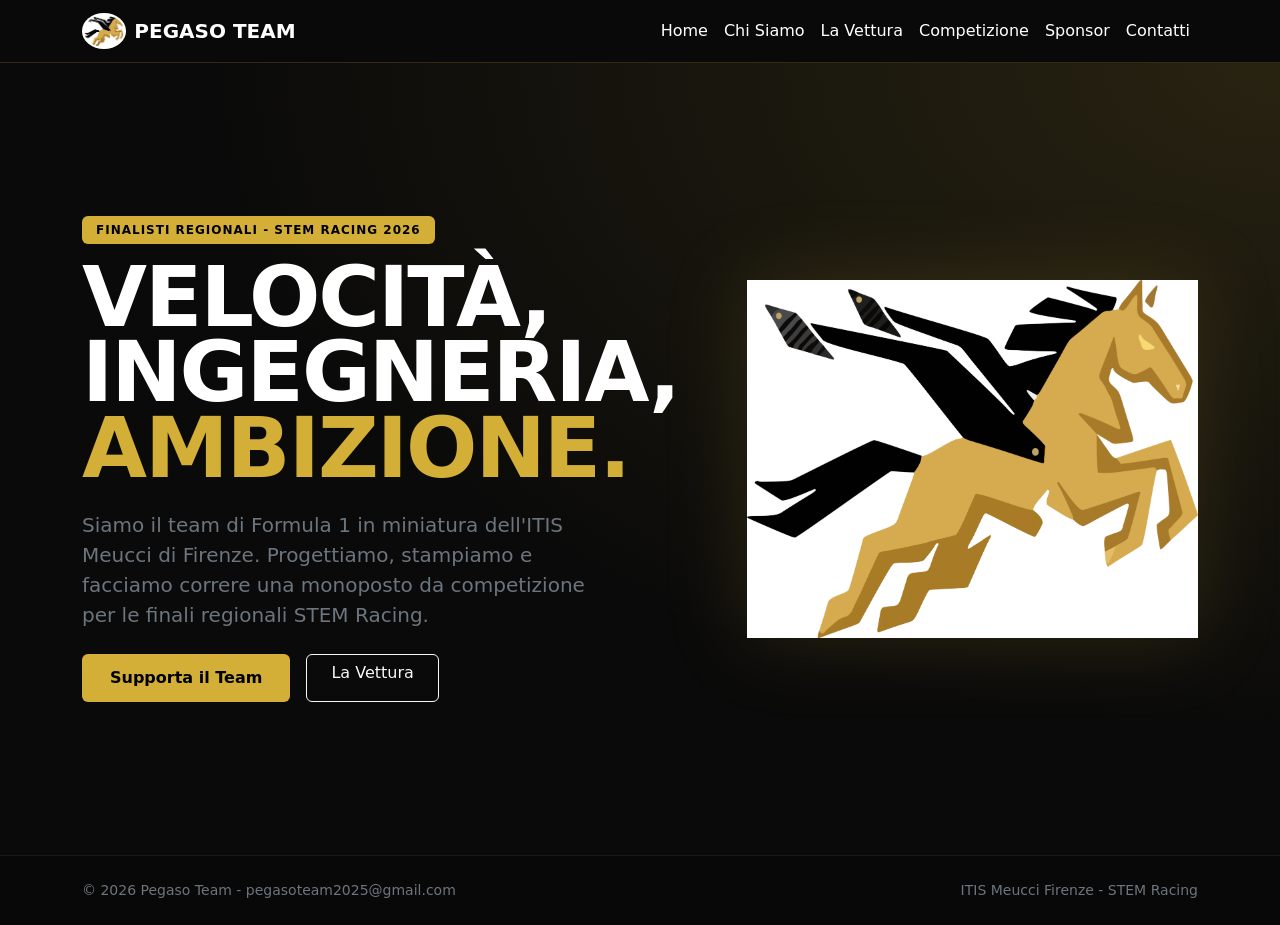
<file: index.html>
<!DOCTYPE html>
<html lang="it">

<head>
    <meta charset="UTF-8">
    <meta name="viewport" content="width=device-width, initial-scale=1.0">
    <!-- CSS BOOTSTRAP -->
    <link href="https://cdn.jsdelivr.net/npm/bootstrap@5.3.8/dist/css/bootstrap.min.css" rel="stylesheet">
    <!-- ICONE BOOTSTRAP -->
    <link rel="stylesheet" href="https://cdn.jsdelivr.net/npm/bootstrap-icons@1.13.1/font/bootstrap-icons.min.css">
    <!-- CSS PERSONALE -->
    <link rel="stylesheet" href="./css/style.css">
    <title>Pegaso Team | ITIS Meucci - STEM Racing Italy</title>
</head>

<body>
    <!-- NAVBAR -->
    <nav class="navbar navbar-expand-lg sticky-top" data-bs-theme="dark">
        <div class="container">
            <a class="navbar-brand d-flex align-items-center gap-2 text-white" href="index.html">
                <img src="./images/logo_pegaso.jpg" style="height:36px;background:white;border-radius:50%;padding:2px;"
                    alt="Pegaso">
                <span class="fw-bold">PEGASO TEAM</span>
            </a>
            <button class="navbar-toggler" type="button" data-bs-toggle="collapse" data-bs-target="#navbarNav">
                <span class="navbar-toggler-icon"></span>
            </button>
            <div class="collapse navbar-collapse" id="navbarNav">
                <ul class="navbar-nav ms-auto align-items-lg-center">
                    <li class="nav-item"><a class="nav-link active text-white" href="index.html">Home</a></li>
                    <li class="nav-item"><a class="nav-link text-white" href="./pages/chi-siamo.html">Chi Siamo</a></li>
                    <li class="nav-item"><a class="nav-link text-white" href="./pages/vettura.html">La Vettura</a></li>
                    <li class="nav-item"><a class="nav-link text-white"
                            href="./pages/competizione.html">Competizione</a></li>
                    <li class="nav-item"><a class="nav-link text-white" href="./pages/sponsor.html">Sponsor</a></li>
                    <li class="nav-item"><a class="nav-link text-white" href="./pages/contatti.html">Contatti</a></li>
                </ul>
            </div>
        </div>
    </nav>
    <!-- INFO GENERALI -->
    <div class="hero">
        <div class="container">
            <div class="row align-items-center g-4">
                <div class="col-12 col-lg-7 col-md-12 col-sm-12">
                    <span class="badge badge-gold mb-3">FINALISTI REGIONALI - STEM RACING 2026</span>
                    <h1>VELOCITÀ,<br>INGEGNERIA,<br><span>AMBIZIONE.</span></h1>
                    <p class="lead text-secondary mt-4 col-12 col-lg-10">
                        Siamo il team di Formula 1 in miniatura dell'ITIS Meucci di Firenze. Progettiamo, stampiamo e
                        facciamo correre una monoposto da competizione per le finali regionali STEM Racing.
                    </p>
                    <div class="d-flex gap-3 mt-4 flex-wrap">
                        <a href="./pages/sponsor.html" class="btn btn-gold">Supporta il Team</a>
                        <a href="./pages/vettura.html" class="btn btn-outline-light px-4">La Vettura</a>
                    </div>
                </div>
                <div class="col-12 col-lg-5 col-md-12 col-sm-12 text-center">
                    <img src="./images/logo_pegaso.jpg" class="img-fluid logo-pegaso-hero" alt="Logo Pegaso Team">
                </div>
            </div>
        </div>
    </div>
    <!-- FOOTER -->
    <footer class="py-4 text-center text-secondary small">
        <div class="container d-flex flex-column flex-md-row justify-content-between">
            <span>© 2026 Pegaso Team - pegasoteam2025@gmail.com</span>
            <span>ITIS Meucci Firenze - STEM Racing</span>
        </div>
    </footer>
    
    <!-- JS BOOTSTRAP -->
    <script src="https://cdn.jsdelivr.net/npm/bootstrap@5.3.8/dist/js/bootstrap.bundle.min.js"
        integrity="sha384-FKyoEForCGlyvwx9Hj09JcYn3nv7wiPVlz7YYwJrWVcXK/BmnVDxM+D2scQbITxI"
        crossorigin="anonymous"></script>
</body>

</html>
</file>
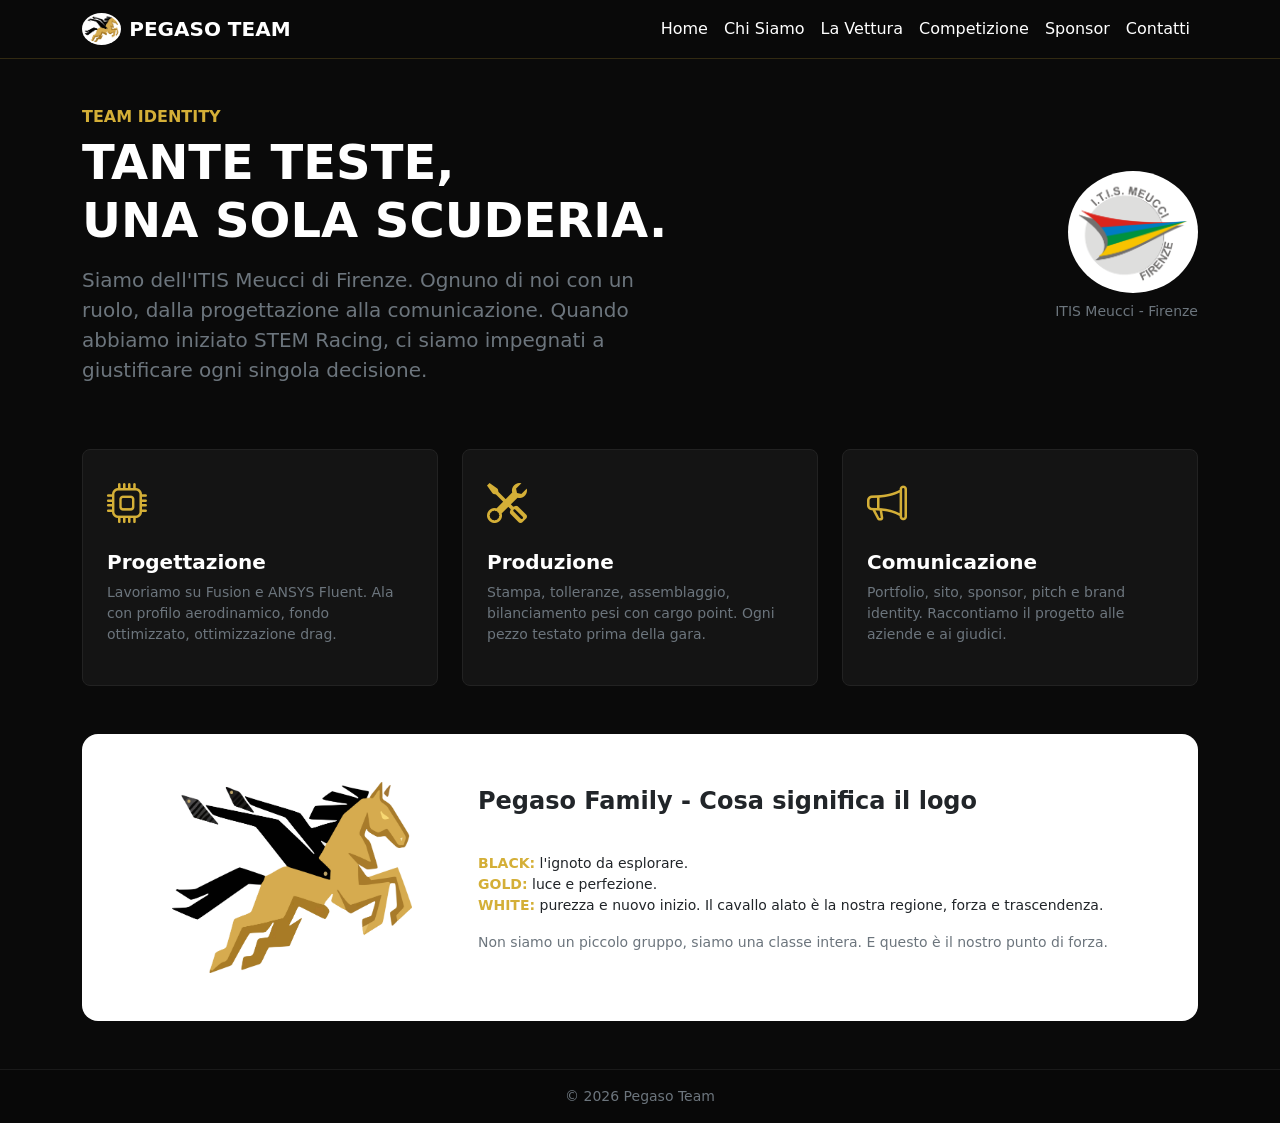
<file: pages/chi-siamo.html>
<!DOCTYPE html>
<html lang="en">

<head>
    <meta charset="UTF-8">
    <meta name="viewport" content="width=device-width, initial-scale=1.0">
    <!-- CSS BOOTSTRAP -->
    <link href="https://cdn.jsdelivr.net/npm/bootstrap@5.3.8/dist/css/bootstrap.min.css" rel="stylesheet"
        integrity="sha384-sRIl4kxILFvY47J16cr9ZwB07vP4J8+LH7qKQnuqkuIAvNWLzeN8tE5YBujZqJLB" crossorigin="anonymous">
    <!-- ICONE BOOTSTRAP -->
    <link rel="stylesheet" href="https://cdn.jsdelivr.net/npm/bootstrap-icons@1.13.1/font/bootstrap-icons.min.css">
    <!-- CSS PERSONALE -->
    <link rel="stylesheet" href="../css/style.css">
    <title>Chi Siamo | Pegaso Team</title>
</head>

<body>
    <!-- NAVBAR -->
    <nav class="navbar navbar-expand-lg sticky-top" data-bs-theme="dark">
        <div class="container">
            <a class="navbar-brand d-flex align-items-center gap-2 text-white" href="../index.html">
                <img src="../images/logo_pegaso.jpg"
                    style="height:32px;background:white;border-radius:50%;padding:2px;">
                <span class="fw-bold">PEGASO TEAM</span>
            </a>
            <button class="navbar-toggler" type="button" data-bs-toggle="collapse" data-bs-target="#navbarNav">
                <span class="navbar-toggler-icon"></span>
            </button>
            <div class="collapse navbar-collapse" id="navbarNav">
                <ul class="navbar-nav ms-auto">
                    <li class="nav-item"><a class="nav-link text-white" href="../index.html">Home</a></li>
                    <li class="nav-item"><a class="nav-link text-white" href="chi-siamo.html">Chi Siamo</a></li>
                    <li class="nav-item"><a class="nav-link active text-white" href="vettura.html">La Vettura</a></li>
                    <li class="nav-item"><a class="nav-link text-white" href="competizione.html">Competizione</a></li>
                    <li class="nav-item"><a class="nav-link text-white" href="sponsor.html">Sponsor</a></li>
                    <li class="nav-item"><a class="nav-link text-white" href="contatti.html">Contatti</a></li>
                </ul>
            </div>
        </div>
    </nav>

    <!-- TEAM IDENTITY -->
    <div class="container py-5">
        <div class="row mb-5 align-items-center g-4">
            <div class="col-12 col-lg-8 col-md-12 col-sm-12">
                <h6 class="gold-text fw-bold">TEAM IDENTITY</h6>
                <h1 class="display-5 fw-bold">TANTE TESTE,<br>UNA SOLA SCUDERIA.</h1>
                <p class="text-secondary lead mt-3 col-12 col-lg-10">
                    Siamo dell'ITIS Meucci di Firenze.
                    Ognuno di noi con un ruolo, dalla progettazione alla comunicazione.
                    Quando abbiamo iniziato STEM Racing, ci siamo impegnati a giustificare ogni singola decisione.
                </p>
            </div>
            <div class="col-12 col-lg-4 col-md-12 col-sm-12 text-lg-end text-center">
                <!-- LOGO MEUCCI - CHI SIAMO -->
                <img src="../images/logo_meucci.png" class="bg-white rounded-circle p-2" style="width:130px;"
                    alt="Logo ITIS Meucci">
                <p class="small text-secondary mt-2">ITIS Meucci - Firenze</p>
            </div>
        </div>
        <!-- DIVISIONE COMPITI -->
        <div class="row g-4">
            <div class="col-12 col-lg-4 col-md-6 col-sm-12">
                <div class="card-dark p-4 rounded-3 h-100">
                    <i class="bi bi-cpu fs-1 gold-text"></i>
                    <h5 class="mt-3 fw-bold">Progettazione</h5>
                    <p class="small text-secondary">
                        Lavoriamo su Fusion e ANSYS Fluent. Ala con profilo aerodinamico, fondo ottimizzato,
                        ottimizzazione drag.
                    </p>
                </div>
            </div>
            <div class="col-12 col-lg-4 col-md-6 col-sm-12">
                <div class="card-dark p-4 rounded-3 h-100">
                    <i class="bi bi-tools fs-1 gold-text"></i>
                    <h5 class="mt-3 fw-bold">Produzione</h5>
                    <p class="small text-secondary">
                        Stampa, tolleranze, assemblaggio, bilanciamento pesi con cargo point. Ogni pezzo testato prima
                        della gara.
                    </p>
                </div>
            </div>
            <div class="col-12 col-lg-4 col-md-12 col-sm-12">
                <div class="card-dark p-4 rounded-3 h-100">
                    <i class="bi bi-megaphone fs-1 gold-text"></i>
                    <h5 class="mt-3 fw-bold">Comunicazione</h5>
                    <p class="small text-secondary">
                        Portfolio, sito, sponsor, pitch e brand identity. Raccontiamo il progetto alle aziende e ai
                        giudici.
                    </p>
                </div>
            </div>
        </div>
        <!-- PRESENTAZIONE DEI COLORI DEL TEAM -->
        <div class="bg-white text-dark rounded-4 p-4 p-lg-5 mt-5">
            <div class="row align-items-center g-4">
                <div class="col-12 col-lg-4 col-md-12 col-sm-12 text-center">
                    <img src="../images/logo_pegaso.jpg" class="img-fluid" style="max-width:240px;" alt="Logo Pegaso">
                </div>
                <div class="col-12 col-lg-8 col-md-12 col-sm-12">
                    <h4 class="fw-bold">Pegaso Family - Cosa significa il logo</h4>
                    <p class="small mt-3">
                        <strong class="gold-text"> <br> BLACK:</strong> l'ignoto da esplorare.
                        <strong class="gold-text"> <br> GOLD:</strong> luce e perfezione.
                        <strong class="gold-text"> <br> WHITE:</strong> purezza e nuovo inizio.
                        Il cavallo alato è la nostra regione, forza e trascendenza.
                    </p>
                    <p class="small text-secondary">
                        Non siamo un piccolo gruppo, siamo una classe intera. E questo è il nostro punto di forza.
                    </p>
                </div>
            </div>
        </div>
    </div>

    <!-- FOOTER -->
    <footer class="py-3 text-center text-secondary small">© 2026 Pegaso Team</footer>

    <!-- JS BOOTSTRAP -->
    <script src="https://cdn.jsdelivr.net/npm/bootstrap@5.3.8/dist/js/bootstrap.bundle.min.js"
        integrity="sha384-FKyoEForCGlyvwx9Hj09JcYn3nv7wiPVlz7YYwJrWVcXK/BmnVDxM+D2scQbITxI"
        crossorigin="anonymous"></script>
</body>

</html>
</file>
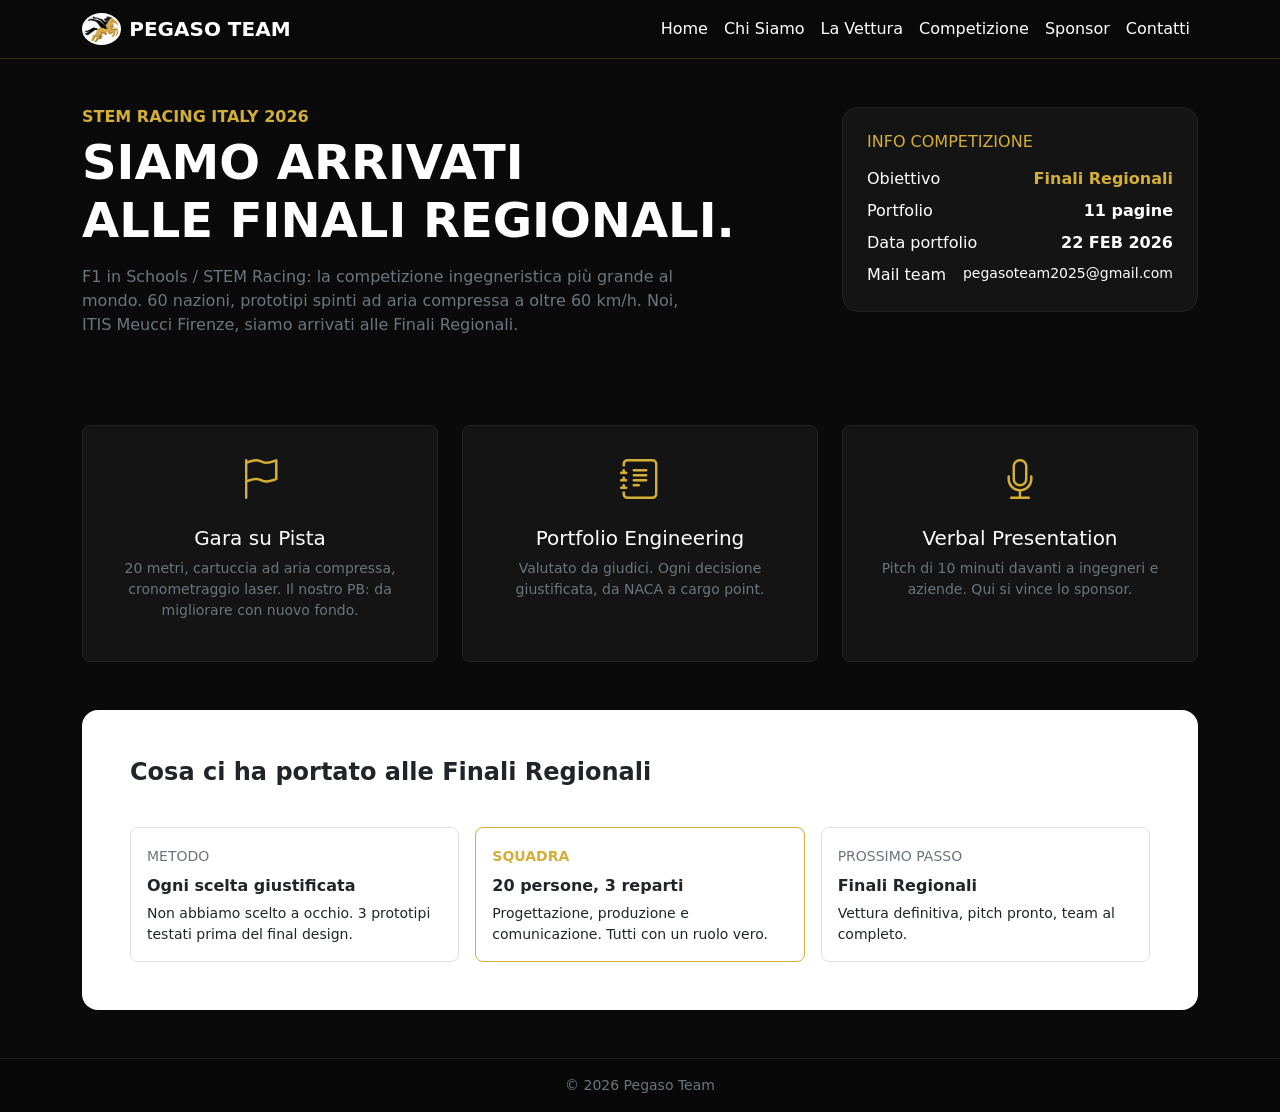
<file: pages/competizione.html>
<!DOCTYPE html>
<html lang="it">

<head>
    <meta charset="UTF-8">
    <meta name="viewport" content="width=device-width, initial-scale=1.0">
    <!-- CSS BOOTSTRAP -->
    <link href="https://cdn.jsdelivr.net/npm/bootstrap@5.3.8/dist/css/bootstrap.min.css" rel="stylesheet"
        integrity="sha384-sRIl4kxILFvY47J16cr9ZwB07vP4J8+LH7qKQnuqkuIAvNWLzeN8tE5YBujZqJLB" crossorigin="anonymous">
    <!-- ICONE BOOTSTRAP -->
    <link rel="stylesheet" href="https://cdn.jsdelivr.net/npm/bootstrap-icons@1.13.1/font/bootstrap-icons.min.css">
    <!-- CSS PERSONALE -->
    <link rel="stylesheet" href="../css/style.css">
    <title>Competizione | Pegaso Team</title>
</head>

<body>
    <!-- NAVBAR -->
    <nav class="navbar navbar-expand-lg sticky-top" data-bs-theme="dark">
        <div class="container">
            <a class="navbar-brand d-flex align-items-center gap-2 text-white" href="../index.html">
                <img src="../images/logo_pegaso.jpg"
                    style="height:32px;background:white;border-radius:50%;padding:2px;">
                <span class="fw-bold">PEGASO TEAM</span>
            </a>
            <button class="navbar-toggler" type="button" data-bs-toggle="collapse" data-bs-target="#navbarNav">
                <span class="navbar-toggler-icon"></span>
            </button>
            <div class="collapse navbar-collapse" id="navbarNav">
                <ul class="navbar-nav ms-auto">
                    <li class="nav-item"><a class="nav-link text-white" href="../index.html">Home</a></li>
                    <li class="nav-item"><a class="nav-link text-white" href="chi-siamo.html">Chi Siamo</a></li>
                    <li class="nav-item"><a class="nav-link text-white" href="vettura.html">La Vettura</a></li>
                    <li class="nav-item"><a class="nav-link active text-white" href="competizione.html">Competizione</a>
                    </li>
                    <li class="nav-item"><a class="nav-link text-white" href="sponsor.html">Sponsor</a></li>
                    <li class="nav-item"><a class="nav-link text-white" href="contatti.html">Contatti</a></li>
                </ul>
            </div>
        </div>
    </nav>

    <!-- PANORAMICA DI PRESENTAZIONE -->
    <div class="container py-5">
        <div class="row">
            <div class="col-12 col-lg-8 col-md-12 col-sm-12">
                <h6 class="gold-text fw-bold">STEM RACING ITALY 2026</h6>
                <h1 class="display-5 fw-bold">SIAMO ARRIVATI<br>ALLE FINALI REGIONALI.</h1>
                <p class="text-secondary mt-3 col-12 col-lg-10">
                    F1 in Schools / STEM Racing: la competizione ingegneristica più grande al mondo.
                    60 nazioni, prototipi spinti ad aria compressa a oltre 60 km/h.
                    Noi, ITIS Meucci Firenze, siamo arrivati alle Finali Regionali.
                </p>
            </div>
            <div class="col-12 col-lg-4 col-md-12 col-sm-12 mt-4 mt-lg-0">
                <div class="card-dark p-4 rounded-4">
                    <h6 class="gold-text">INFO COMPETIZIONE</h6>
                    <div class="d-flex justify-content-between mt-3">
                        <span>Obiettivo</span><strong class="gold-text">Finali Regionali</strong>
                    </div>
                    <div class="d-flex justify-content-between mt-2">
                        <span>Portfolio</span><strong>11 pagine</strong>
                    </div>
                    <div class="d-flex justify-content-between mt-2">
                        <span>Data portfolio</span><strong>22 FEB 2026</strong>
                    </div>
                    <div class="d-flex justify-content-between mt-2">
                        <span>Mail team</span><small>pegasoteam2025@gmail.com</small>
                    </div>
                </div>
            </div>
        </div>

        <!-- INFORMAZIONI GARA -->
        <div class="row g-4 mt-5">
            <div class="col-12 col-lg-4 col-md-6 col-sm-12">
                <div class="card-dark p-4 rounded-3 h-100 text-center">
                    <i class="bi bi-flag fs-1 gold-text"></i>
                    <h5 class="mt-3">Gara su Pista</h5>
                    <p class="small text-secondary">20 metri, cartuccia ad aria compressa, cronometraggio laser. Il
                        nostro PB: da migliorare con nuovo fondo.</p>
                </div>
            </div>
            <div class="col-12 col-lg-4 col-md-6 col-sm-12">
                <div class="card-dark p-4 rounded-3 h-100 text-center">
                    <i class="bi bi-journal-text fs-1 gold-text"></i>
                    <h5 class="mt-3">Portfolio Engineering</h5>
                    <p class="small text-secondary">Valutato da giudici. Ogni decisione giustificata, da NACA a cargo
                        point.</p>
                </div>
            </div>
            <div class="col-12 col-lg-4 col-md-12 col-sm-12">
                <div class="card-dark p-4 rounded-3 h-100 text-center">
                    <i class="bi bi-mic fs-1 gold-text"></i>
                    <h5 class="mt-3">Verbal Presentation</h5>
                    <p class="small text-secondary">Pitch di 10 minuti davanti a ingegneri e aziende. Qui si vince lo
                        sponsor.</p>
                </div>
            </div>
        </div>

        <!-- COME SIAMO ARRIVATI ALLE FINALI REGIONALI -->
        <div class="bg-white text-dark rounded-4 p-4 p-lg-5 mt-5">
            <h4 class="fw-bold">Cosa ci ha portato alle Finali Regionali</h4>
            <div class="row mt-4 g-3">
                <div class="col-12 col-md-4 col-sm-12">
                    <div class="border rounded-3 p-3 h-100">
                        <small class="text-secondary">METODO</small>
                        <h6 class="mt-2 fw-bold">Ogni scelta giustificata</h6>
                        <p class="small mb-0">Non abbiamo scelto a occhio. 3 prototipi testati prima del final design.
                        </p>
                    </div>
                </div>
                <div class="col-12 col-md-4 col-sm-12">
                    <div class="border rounded-3 p-3 h-100" style="border-color:var(--gold)!important;">
                        <small class="gold-text fw-bold">SQUADRA</small>
                        <h6 class="mt-2 fw-bold">20 persone, 3 reparti</h6>
                        <p class="small mb-0">Progettazione, produzione e comunicazione. Tutti con un ruolo vero.</p>
                    </div>
                </div>
                <div class="col-12 col-md-4 col-sm-12">
                    <div class="border rounded-3 p-3 h-100">
                        <small class="text-secondary">PROSSIMO PASSO</small>
                        <h6 class="mt-2 fw-bold">Finali Regionali</h6>
                        <p class="small mb-0">Vettura definitiva, pitch pronto, team al completo.</p>
                    </div>
                </div>
            </div>
        </div>
    </div>

    <!-- FOOTER -->
    <footer class="py-3 text-center text-secondary small">© 2026 Pegaso Team</footer>

    <!-- JS BOOTSTRAP -->
    <script src="https://cdn.jsdelivr.net/npm/bootstrap@5.3.8/dist/js/bootstrap.bundle.min.js"
        integrity="sha384-FKyoEForCGlyvwx9Hj09JcYn3nv7wiPVlz7YYwJrWVcXK/BmnVDxM+D2scQbITxI"
        crossorigin="anonymous"></script>
</body>

</html>
</file>
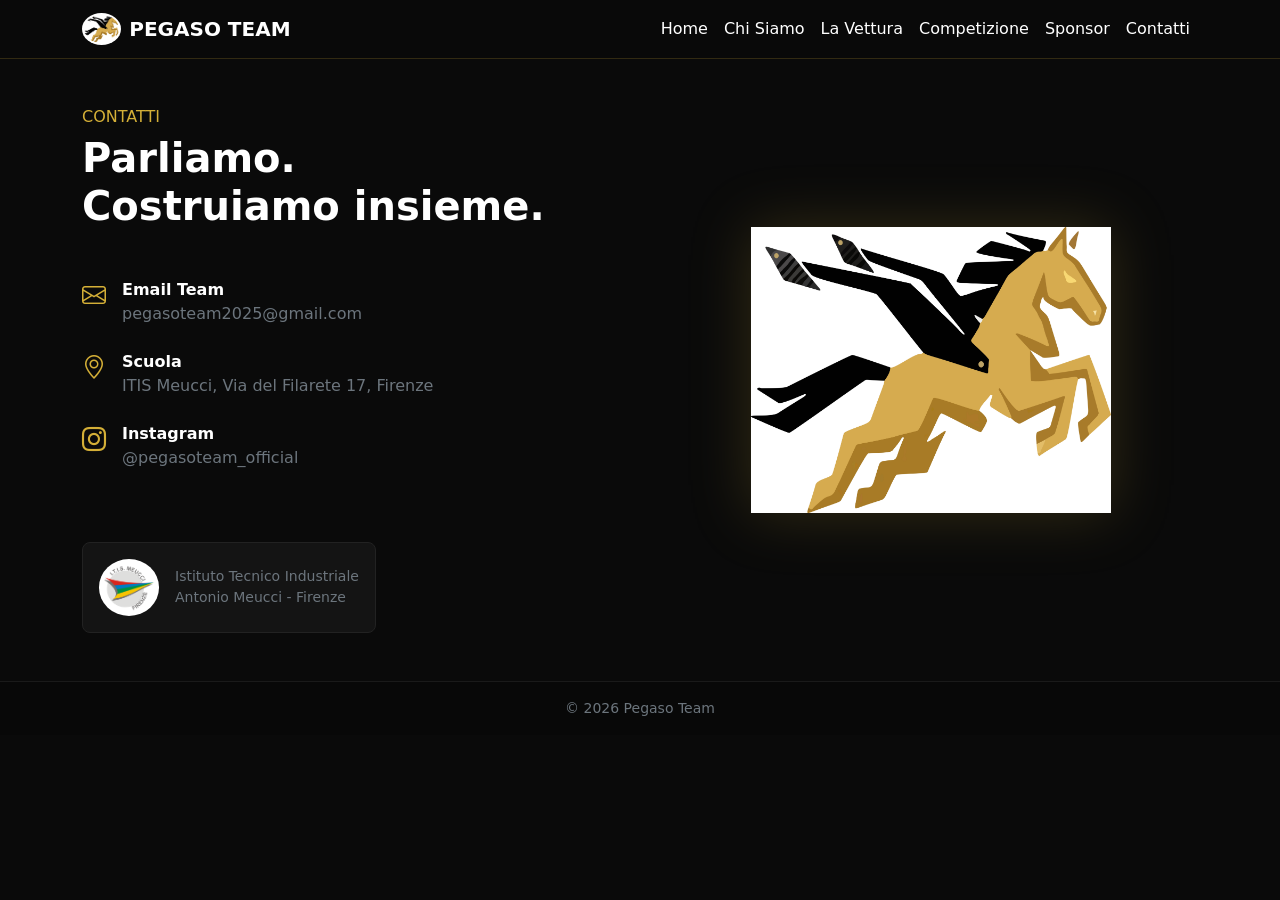
<file: pages/contatti.html>
<!DOCTYPE html>
<html lang="it">

<head>
    <meta charset="UTF-8">
    <meta name="viewport" content="width=device-width, initial-scale=1.0">
    <!-- CSS BOOTSTRAP -->
    <link href="https://cdn.jsdelivr.net/npm/bootstrap@5.3.8/dist/css/bootstrap.min.css" rel="stylesheet"
        integrity="sha384-sRIl4kxILFvY47J16cr9ZwB07vP4J8+LH7qKQnuqkuIAvNWLzeN8tE5YBujZqJLB" crossorigin="anonymous">
    <!-- ICONE BOOTSTRAP -->
    <link rel="stylesheet" href="https://cdn.jsdelivr.net/npm/bootstrap-icons@1.13.1/font/bootstrap-icons.min.css">
    <!-- CSS PERSONALE -->
    <link rel="stylesheet" href="../css/style.css">
    <title>Contatti | Pegaso Team</title>
</head>

<body>
    <!-- NAVBAR -->
    <nav class="navbar navbar-expand-lg sticky-top" data-bs-theme="dark">
        <div class="container">
            <a class="navbar-brand d-flex align-items-center gap-2 text-white" href="../index.html">
                <img src="../images/logo_pegaso.jpg"
                    style="height:32px;background:white;border-radius:50%;padding:2px;">
                <span class="fw-bold">PEGASO TEAM</span>
            </a>
            <button class="navbar-toggler" type="button" data-bs-toggle="collapse" data-bs-target="#navbarNav">
                <span class="navbar-toggler-icon"></span>
            </button>
            <div class="collapse navbar-collapse" id="navbarNav">
                <ul class="navbar-nav ms-auto">
                    <li class="nav-item"><a class="nav-link text-white" href="../index.html">Home</a></li>
                    <li class="nav-item"><a class="nav-link text-white" href="chi-siamo.html">Chi Siamo</a></li>
                    <li class="nav-item"><a class="nav-link active text-white" href="vettura.html">La Vettura</a></li>
                    <li class="nav-item"><a class="nav-link text-white" href="competizione.html">Competizione</a></li>
                    <li class="nav-item"><a class="nav-link text-white" href="sponsor.html">Sponsor</a></li>
                    <li class="nav-item"><a class="nav-link text-white" href="contatti.html">Contatti</a></li>
                </ul>
            </div>
        </div>
    </nav>

    <!-- CONTATTI -->
    <div class="container py-5">
        <div class="row g-5 align-items-center">
            <div class="col-12 col-lg-6">
                <h6 class="gold-text">CONTATTI</h6>
                <h1 class="display-6 fw-bold">Parliamo.<br>Costruiamo insieme.</h1>
                <div class="mt-5">
                    <div class="d-flex gap-3 mb-4"><i class="bi bi-envelope gold-text fs-4"></i>
                        <div><strong>Email Team</strong><br><span class="text-secondary">pegasoteam2025@gmail.com</span>
                        </div>
                    </div>
                    <div class="d-flex gap-3 mb-4"><i class="bi bi-geo-alt gold-text fs-4"></i>
                        <div><strong>Scuola</strong><br><span class="text-secondary">ITIS Meucci, Via del Filarete 17,
                                Firenze</span></div>
                    </div>
                    <div class="d-flex gap-3 mb-4"> <a href="https://www.instagram.com/pegasoteam_official"
                            target="_blank"><i class="bi bi-instagram gold-text fs-4"></i></a>
                        <div><strong>Instagram</strong><br><span class="text-secondary">@pegasoteam_official</span>
                        </div>
                    </div>
                </div>
                <!-- LOGO MEUCCI - CONTATTI FOOTER INFO -->
                <div class="mt-5 p-3 rounded-3 card-dark d-inline-flex align-items-center gap-3">
                    <img src="../images/logo_meucci.png" class="bg-white rounded-circle p-1" style="width:60px;"
                        alt="Meucci">
                    <small class="text-secondary">Istituto Tecnico Industriale<br>Antonio Meucci - Firenze</small>
                </div>
            </div>
            <div class="col-12 col-lg-6 text-center">
                <img src="../images/logo_pegaso.jpg" class="img-fluid"
                    style="max-width:360px; filter: drop-shadow(0 0 30px rgba(212,175,55,0.2));" alt="Pegaso Team">
            </div>
        </div>
    </div>

    <!-- FOOTER -->
    <footer class="py-3 text-center text-secondary small">© 2026 Pegaso Team</footer>

    <!-- JS BOOTSTRAP -->
    <script src="https://cdn.jsdelivr.net/npm/bootstrap@5.3.8/dist/js/bootstrap.bundle.min.js"
        integrity="sha384-FKyoEForCGlyvwx9Hj09JcYn3nv7wiPVlz7YYwJrWVcXK/BmnVDxM+D2scQbITxI"
        crossorigin="anonymous"></script>
</body>

</html>
</file>
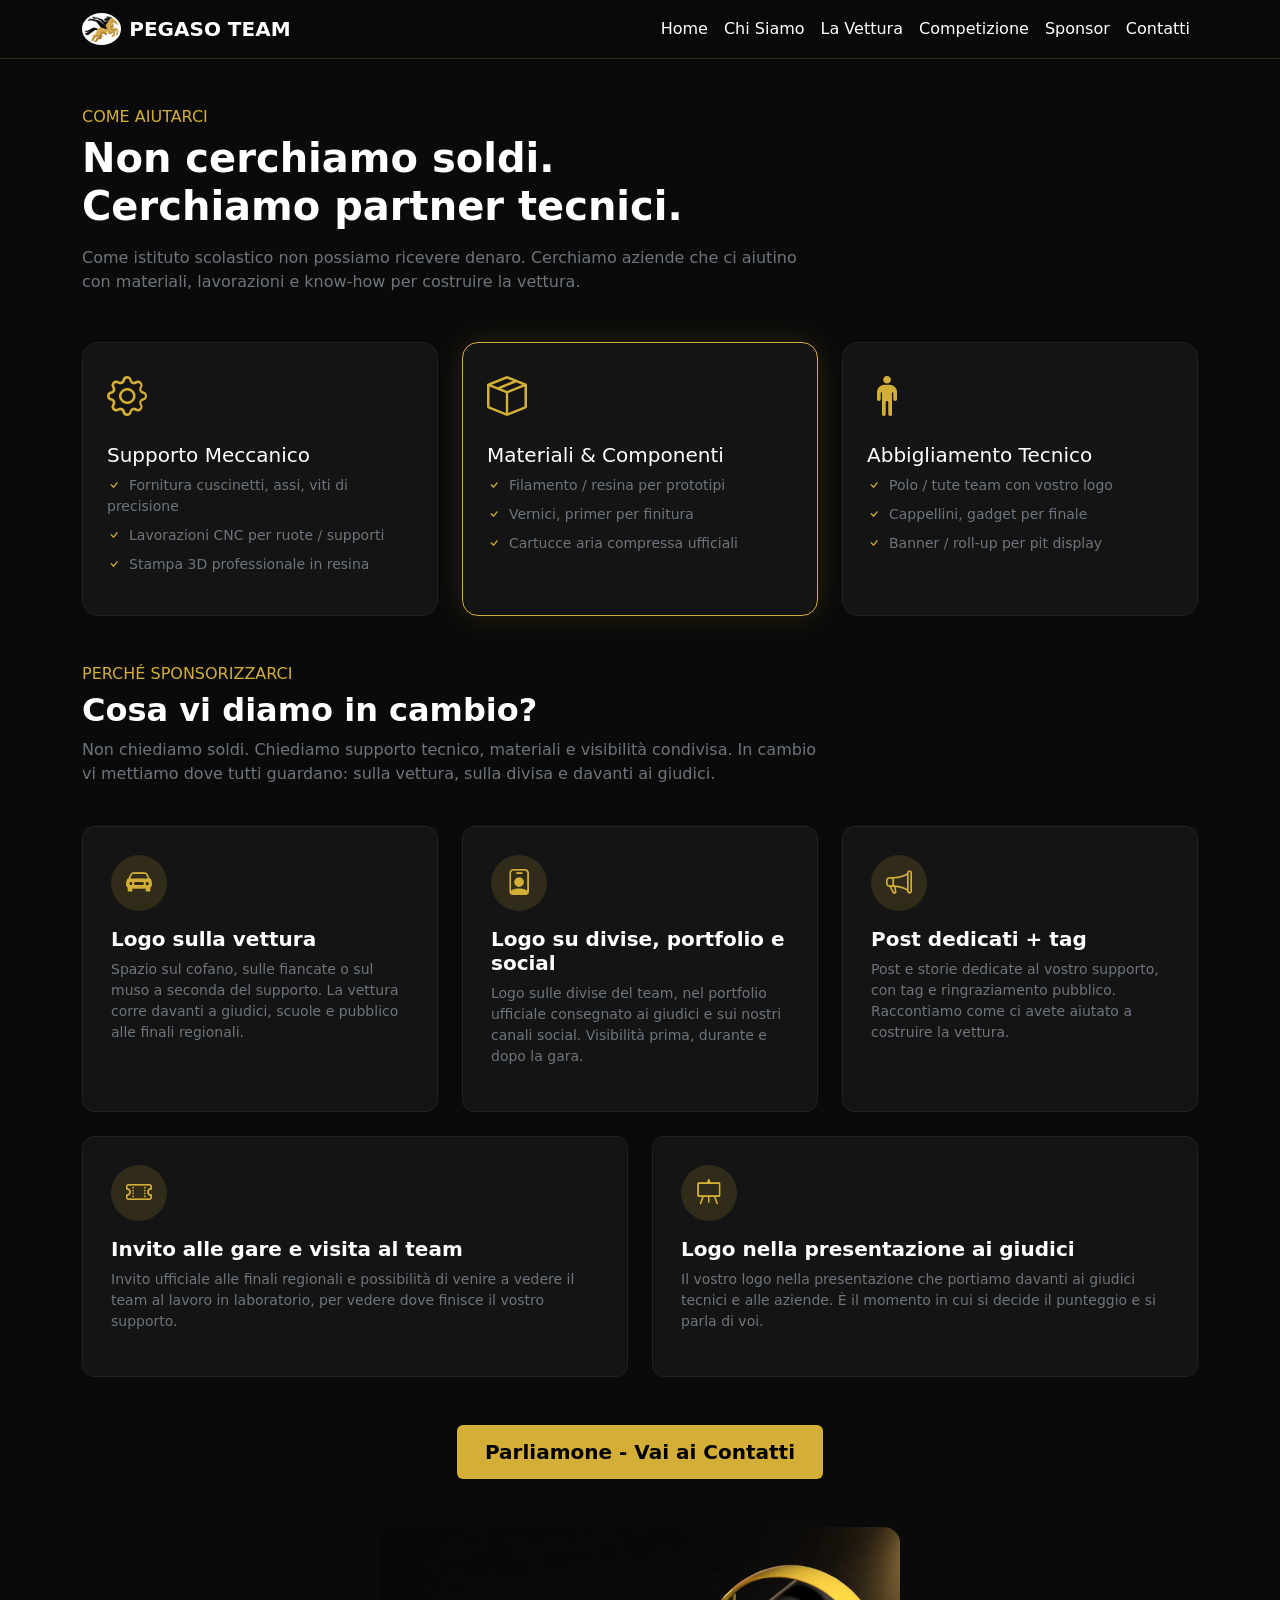
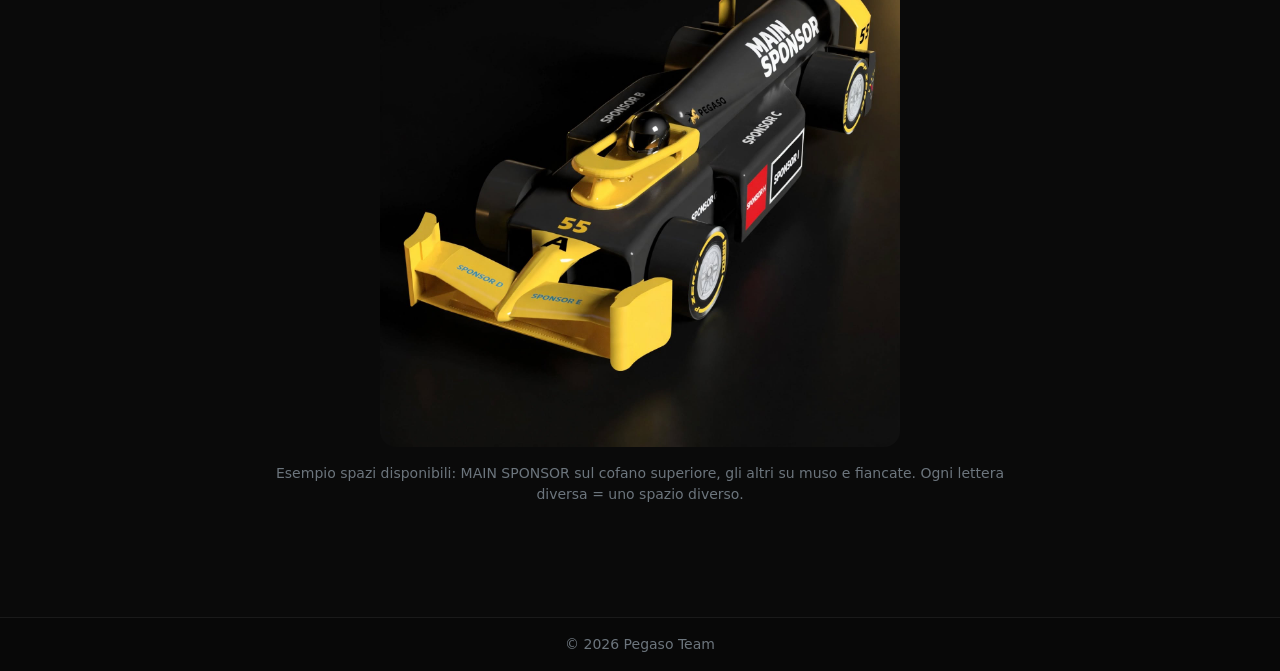
<file: pages/sponsor.html>
<!DOCTYPE html>
<html lang="it">

<head>
    <meta charset="UTF-8">
    <meta name="viewport" content="width=device-width, initial-scale=1.0">
    <!-- CSS BOOTSTRAP -->
    <link href="https://cdn.jsdelivr.net/npm/bootstrap@5.3.8/dist/css/bootstrap.min.css" rel="stylesheet">
    <!-- IOCNE BOOTSTRAP -->
    <link rel="stylesheet" href="https://cdn.jsdelivr.net/npm/bootstrap-icons@1.13.1/font/bootstrap-icons.min.css">
    <!-- CSS PERSONALE -->
    <link rel="stylesheet" href="../css/style.css">
    <title>Sponsor | Pegaso Team</title>
</head>

<body>
    <!-- NAVBAR -->
    <nav class="navbar navbar-expand-lg sticky-top" data-bs-theme="dark">
        <div class="container">
            <a class="navbar-brand d-flex align-items-center gap-2 text-white" href="../index.html">
                <img src="../images/logo_pegaso.jpg" class="logo-pegaso-nav" alt="Pegaso">
                <span class="fw-bold">PEGASO TEAM</span>
            </a>
            <button class="navbar-toggler" type="button" data-bs-toggle="collapse" data-bs-target="#navbarNav">
                <span class="navbar-toggler-icon"></span>
            </button>
            <div class="collapse navbar-collapse" id="navbarNav">
                <ul class="navbar-nav ms-auto">
                    <li class="nav-item"><a class="nav-link text-white" href="../index.html">Home</a></li>
                    <li class="nav-item"><a class="nav-link text-white" href="chi-siamo.html">Chi Siamo</a></li>
                    <li class="nav-item"><a class="nav-link text-white" href="vettura.html">La Vettura</a></li>
                    <li class="nav-item"><a class="nav-link text-white" href="competizione.html">Competizione</a></li>
                    <li class="nav-item"><a class="nav-link active text-white" href="sponsor.html">Sponsor</a></li>
                    <li class="nav-item"><a class="nav-link text-white" href="contatti.html">Contatti</a></li>
                </ul>
            </div>
        </div>
    </nav>

    <!-- COME AIUTARCI -->
    <div class="container py-5">
        <h6 class="gold-text">COME AIUTARCI</h6>
        <h1 class="display-6 fw-bold">Non cerchiamo soldi.<br>Cerchiamo partner tecnici.</h1>
        <p class="text-secondary col-12 col-lg-8 mt-3">Come istituto scolastico non possiamo ricevere denaro. Cerchiamo
            aziende che ci aiutino con materiali, lavorazioni e know-how per costruire la vettura.</p>
        <div class="row g-4 mt-4">
            <div class="col-12 col-lg-4 col-md-6 col-sm-12">
                <div class="card-dark p-4 rounded-4 h-100">
                    <i class="bi bi-gear fs-1 gold-text"></i>
                    <h5 class="mt-3">Supporto Meccanico</h5>
                    <ul class="small text-secondary mt-2 list-unstyled">
                        <li class="mb-2"><i class="bi bi-check gold-text me-2"></i>Fornitura cuscinetti, assi, viti di
                            precisione</li>
                        <li class="mb-2"><i class="bi bi-check gold-text me-2"></i>Lavorazioni CNC per ruote / supporti
                        </li>
                        <li class="mb-2"><i class="bi bi-check gold-text me-2"></i>Stampa 3D professionale in resina
                        </li>
                    </ul>
                </div>
            </div>
            <div class="col-12 col-lg-4 col-md-6 col-sm-12">
                <div class="card-dark tier-gold p-4 rounded-4 h-100">
                    <i class="bi bi-box-seam fs-1 gold-text"></i>
                    <h5 class="mt-3">Materiali & Componenti</h5>
                    <ul class="small text-secondary mt-2 list-unstyled">
                        <li class="mb-2"><i class="bi bi-check gold-text me-2"></i>Filamento / resina per prototipi</li>
                        <li class="mb-2"><i class="bi bi-check gold-text me-2"></i>Vernici, primer per finitura</li>
                        <li class="mb-2"><i class="bi bi-check gold-text me-2"></i>Cartucce aria compressa ufficiali
                        </li>
                    </ul>
                </div>
            </div>
            <div class="col-12 col-lg-4 col-md-12 col-sm-12">
                <div class="card-dark p-4 rounded-4 h-100">
                    <i class="bi bi-person-standing fs-1 gold-text"></i>
                    <h5 class="mt-3">Abbigliamento Tecnico</h5>
                    <ul class="small text-secondary mt-2 list-unstyled">
                        <li class="mb-2"><i class="bi bi-check gold-text me-2"></i>Polo / tute team con vostro logo</li>
                        <li class="mb-2"><i class="bi bi-check gold-text me-2"></i>Cappellini, gadget per finale</li>
                        <li class="mb-2"><i class="bi bi-check gold-text me-2"></i>Banner / roll-up per pit display</li>
                    </ul>
                </div>
            </div>
        </div>

        <!-- COSA OFFRIAMO IN CAMBIO - VERSIONE ESTESA -->
        <!-- PERCHE' SPONSORIZZARCI - QUESTA E' LA PARTE PIU' IMPORTANTE PER LE AZIENDE -->
        <div class="mt-5">
            <h6 class="gold-text">PERCHÉ SPONSORIZZARCI</h6>
            <h2 class="fw-bold">Cosa vi diamo in cambio?</h2>
            <p class="text-secondary col-12 col-lg-8 mt-2">
                Non chiediamo soldi. Chiediamo supporto tecnico, materiali e visibilità condivisa.
                In cambio vi mettiamo dove tutti guardano: sulla vettura, sulla divisa e davanti ai giudici.
            </p>

            <div class="row g-4 mt-3">
                <!-- LOGO VETTURA -->
                <div class="col-12 col-lg-4 col-md-6 col-sm-12">
                    <div class="perche-box">
                        <div class="perche-icon"><i class="bi bi-car-front-fill"></i></div>
                        <h5 class="mt-3 fw-bold">Logo sulla vettura</h5>
                        <p class="small text-secondary mt-2">
                            Spazio sul cofano, sulle fiancate o sul muso a seconda del supporto.
                            La vettura corre davanti a giudici, scuole e pubblico alle finali regionali.
                        </p>
                    </div>
                </div>

                <!-- LOGO DIVISE / PORTFOLIO / SOCIAL -->
                <div class="col-12 col-lg-4 col-md-6 col-sm-12">
                    <div class="perche-box">
                        <div class="perche-icon"><i class="bi bi-person-badge"></i></div>
                        <h5 class="mt-3 fw-bold">Logo su divise, portfolio e social</h5>
                        <p class="small text-secondary mt-2">
                            Logo sulle divise del team, nel portfolio ufficiale consegnato ai giudici
                            e sui nostri canali social. Visibilità prima, durante e dopo la gara.
                        </p>
                    </div>
                </div>

                <!-- POST DEDICATI -->
                <div class="col-12 col-lg-4 col-md-6 col-sm-12">
                    <div class="perche-box">
                        <div class="perche-icon"><i class="bi bi-megaphone"></i></div>
                        <h5 class="mt-3 fw-bold">Post dedicati + tag</h5>
                        <p class="small text-secondary mt-2">
                            Post e storie dedicate al vostro supporto, con tag e ringraziamento pubblico.
                            Raccontiamo come ci avete aiutato a costruire la vettura.
                        </p>
                    </div>
                </div>

                <!-- INVITO GARE -->
                <div class="col-12 col-lg-6 col-md-6 col-sm-12">
                    <div class="perche-box">
                        <div class="perche-icon"><i class="bi bi-ticket-perforated"></i></div>
                        <h5 class="mt-3 fw-bold">Invito alle gare e visita al team</h5>
                        <p class="small text-secondary mt-2">
                            Invito ufficiale alle finali regionali e possibilità di venire a vedere il team
                            al lavoro in laboratorio, per vedere dove finisce il vostro supporto.
                        </p>
                    </div>
                </div>

                <!-- LOGO PRESENTAZIONE GIUDICI -->
                <div class="col-12 col-lg-6 col-md-12 col-sm-12">
                    <div class="perche-box">
                        <div class="perche-icon"><i class="bi bi-easel"></i></div>
                        <h5 class="mt-3 fw-bold">Logo nella presentazione ai giudici</h5>
                        <p class="small text-secondary mt-2">
                            Il vostro logo nella presentazione che portiamo davanti ai giudici tecnici e alle aziende.
                            È il momento in cui si decide il punteggio e si parla di voi.
                        </p>
                    </div>
                </div>
            </div>

            <div class="text-center mt-5">
                <a href="contatti.html" class="btn btn-gold btn-lg">Parliamone - Vai ai Contatti</a>
            </div>
        </div>

        <!-- ESEMPIO SPONSOR VETTURA -->
        <div class="my-5 text-center">
            <img src="../images/vettura_sponsor.jpg" class="img-fluid rounded-4 vettura-sponsor-img"
                alt="Template sponsor">
            <div class="row justify-content-center mt-3">
                <div class="col-12 col-lg-8">
                    <p class="small text-secondary">
                        Esempio spazi disponibili: MAIN SPONSOR sul cofano superiore, gli altri su muso e fiancate.
                        Ogni lettera diversa = uno spazio diverso.
                    </p>
                </div>
            </div>
        </div>
    </div>

    <!-- FOOTER -->
    <footer class="py-3 text-center text-secondary small">© 2026 Pegaso Team</footer>

    <!-- JS BOOTSTRAP -->
    <script src="https://cdn.jsdelivr.net/npm/bootstrap@5.3.8/dist/js/bootstrap.bundle.min.js"
        integrity="sha384-FKyoEForCGlyvwx9Hj09JcYn3nv7wiPVlz7YYwJrWVcXK/BmnVDxM+D2scQbITxI"
        crossorigin="anonymous"></script>
</body>

</html>
</file>
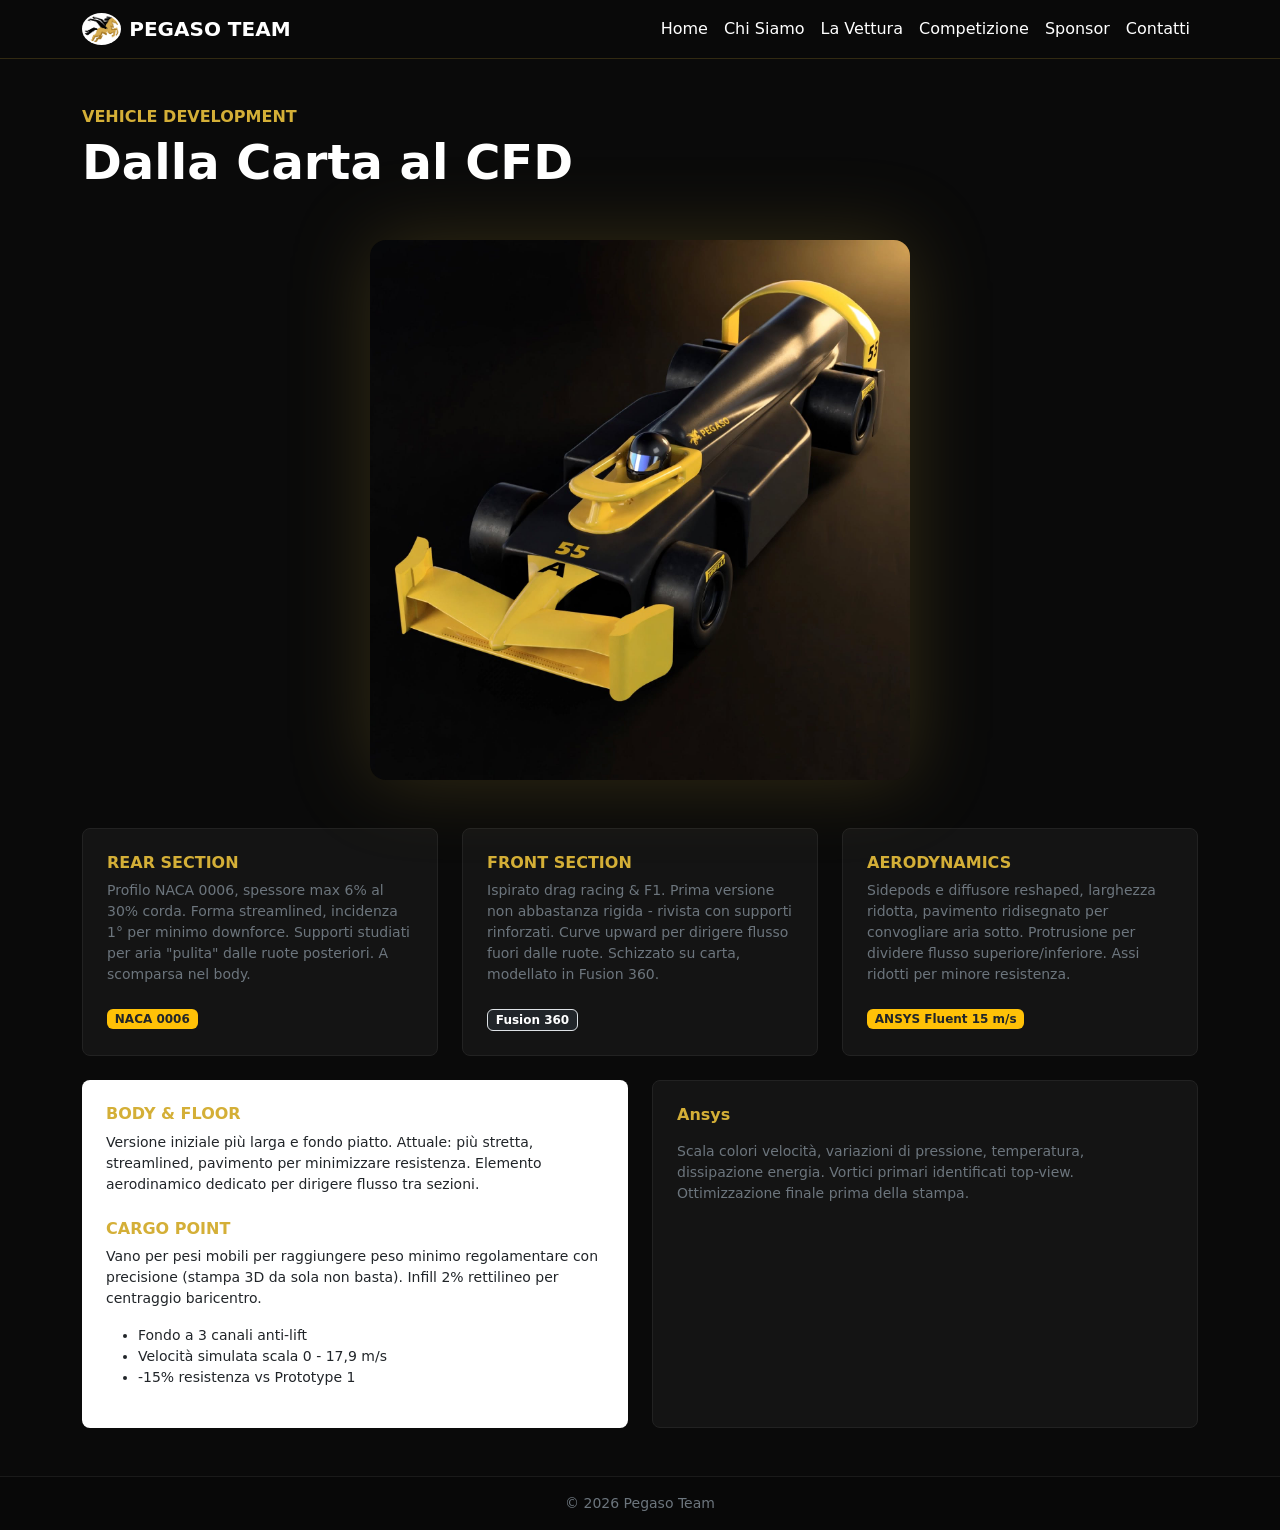
<file: pages/vettura.html>
<!DOCTYPE html>
<html lang="it">

<head>
    <meta charset="UTF-8">
    <meta name="viewport" content="width=device-width, initial-scale=1.0">
    <!-- CSS BOOTSTRAP -->
    <link href="https://cdn.jsdelivr.net/npm/bootstrap@5.3.8/dist/css/bootstrap.min.css" rel="stylesheet"
        integrity="sha384-sRIl4kxILFvY47J16cr9ZwB07vP4J8+LH7qKQnuqkuIAvNWLzeN8tE5YBujZqJLB" crossorigin="anonymous">
    <!-- ICONE BOOTSTRAP -->
    <link rel="stylesheet" href="https://cdn.jsdelivr.net/npm/bootstrap-icons@1.13.1/font/bootstrap-icons.min.css">
    <!-- CSS PERSONALE -->
    <link rel="stylesheet" href="../css/style.css">
    <title>La Vettura | Pegaso Team</title>
</head>

<body>
    <!-- NAVBAR -->
    <nav class="navbar navbar-expand-lg sticky-top" data-bs-theme="dark">
        <div class="container">
            <a class="navbar-brand d-flex align-items-center gap-2 text-white" href="../index.html">
                <img src="../images/logo_pegaso.jpg"
                    style="height:32px;background:white;border-radius:50%;padding:2px;">
                <span class="fw-bold">PEGASO TEAM</span>
            </a>
            <button class="navbar-toggler" type="button" data-bs-toggle="collapse" data-bs-target="#navbarNav">
                <span class="navbar-toggler-icon"></span>
            </button>
            <div class="collapse navbar-collapse" id="navbarNav">
                <ul class="navbar-nav ms-auto">
                    <li class="nav-item"><a class="nav-link text-white" href="../index.html">Home</a></li>
                    <li class="nav-item"><a class="nav-link text-white" href="chi-siamo.html">Chi Siamo</a></li>
                    <li class="nav-item"><a class="nav-link active text-white" href="vettura.html">La Vettura</a></li>
                    <li class="nav-item"><a class="nav-link text-white" href="competizione.html">Competizione</a></li>
                    <li class="nav-item"><a class="nav-link text-white" href="sponsor.html">Sponsor</a></li>
                    <li class="nav-item"><a class="nav-link text-white" href="contatti.html">Contatti</a></li>
                </ul>
            </div>
        </div>
    </nav>
    <div class="container py-5">
        <h6 class="gold-text fw-bold">VEHICLE DEVELOPMENT</h6>
        <h1 class="display-5 fw-bold">Dalla Carta al CFD</h1>

        <div class="my-5 text-center">
            <img src="../images/vettura_nuda.jpg" class="img-fluid rounded-4 vettura-nuda-img" alt="Vettura finale">
        </div>
        <!-- INFORMAZIONI MACCHINA -->
        <div class="row g-4">
            <div class="col-12 col-lg-4 col-md-6 col-sm-12">
                <div class="card-dark p-4 h-100 rounded-3">
                    <h6 class="gold-text fw-bold">REAR SECTION</h6>
                    <p class="small text-secondary">
                        Profilo NACA 0006, spessore max 6% al 30% corda. Forma streamlined,
                        incidenza 1° per minimo downforce. Supporti studiati per aria "pulita"
                        dalle ruote posteriori. A scomparsa nel body.
                    </p>
                    <span class="badge bg-warning text-dark mt-2">NACA 0006</span>
                </div>
            </div>
            <div class="col-12 col-lg-4 col-md-6 col-sm-12">
                <div class="card-dark p-4 h-100 rounded-3">
                    <h6 class="gold-text fw-bold">FRONT SECTION</h6>
                    <p class="small text-secondary">
                        Ispirato drag racing & F1. Prima versione non abbastanza rigida - rivista
                        con supporti rinforzati. Curve upward per dirigere flusso fuori dalle ruote.
                        Schizzato su carta, modellato in Fusion 360.
                    </p>
                    <span class="badge bg-dark border mt-2">Fusion 360</span>
                </div>
            </div>
            <div class="col-12 col-lg-4 col-md-12 col-sm-12">
                <div class="card-dark p-4 h-100 rounded-3">
                    <h6 class="gold-text fw-bold">AERODYNAMICS</h6>
                    <p class="small text-secondary">
                        Sidepods e diffusore reshaped, larghezza ridotta, pavimento ridisegnato per
                        convogliare aria sotto. Protrusione per dividere flusso superiore/inferiore.
                        Assi ridotti per minore resistenza.
                    </p>
                    <span class="badge bg-warning text-dark mt-2">ANSYS Fluent 15 m/s</span>
                </div>
            </div>
            <div class="col-12 col-lg-6 col-md-12 col-sm-12">
                <div class="bg-white text-dark p-4 rounded-3 h-100">
                    <h6 class="gold-text fw-bold">BODY & FLOOR</h6>
                    <p class="small">
                        Versione iniziale più larga e fondo piatto. Attuale: più stretta, streamlined,
                        pavimento per minimizzare resistenza. Elemento aerodinamico dedicato per dirigere
                        flusso tra sezioni.
                    </p>
                    <h6 class="gold-text fw-bold mt-4">CARGO POINT</h6>
                    <p class="small">
                        Vano per pesi mobili per raggiungere peso minimo regolamentare con precisione
                        (stampa 3D da sola non basta). Infill 2% rettilineo per centraggio baricentro.
                    </p>
                    <ul class="small mt-3">
                        <li>Fondo a 3 canali anti-lift</li>
                        <li>Velocità simulata scala 0 - 17,9 m/s</li>
                        <li>-15% resistenza vs Prototype 1</li>
                    </ul>
                </div>
            </div>
            <div class="col-12 col-lg-6 col-md-12 col-sm-12">
                <div class="card-dark p-4 h-100 rounded-3">
                    <h6 class="gold-text fw-bold">Ansys</h6>
                    <p class="small text-secondary mt-3">
                        Scala colori velocità, variazioni di pressione, temperatura, dissipazione energia.
                        Vortici primari identificati top-view. Ottimizzazione finale prima della stampa.
                    </p>
                </div>
            </div>
        </div>
    </div>
    <!-- FOOTER -->
    <footer class="py-3 text-center text-secondary small">© 2026 Pegaso Team</footer>

    <!-- JS BOOTSTRAP -->
    <script src="https://cdn.jsdelivr.net/npm/bootstrap@5.3.8/dist/js/bootstrap.bundle.min.js"
        integrity="sha384-FKyoEForCGlyvwx9Hj09JcYn3nv7wiPVlz7YYwJrWVcXK/BmnVDxM+D2scQbITxI"
        crossorigin="anonymous"></script>
</body>

</html>
</file>
<file: css/style.css>
:root {
    --gold: #D4AF37;
    --gold2: #FFD700;
    --black: #0A0A0A;
}

body {
    background: var(--black);
    color: #fff;
    font-family: system-ui, sans-serif;
    overflow-x: hidden;
}

/* NAVBAR */
.navbar {
    background: rgba(10, 10, 10, 0.95) !important;
    border-bottom: 1px solid rgba(212, 175, 55, 0.2);
    backdrop-filter: blur(10px);
}

.nav-link {
    font-weight: 500;
}

.nav-link:hover {
    color: var(--gold) !important;
}

/* HERO */
.hero {
    min-height: 88vh;
    display: flex;
    align-items: center;
    background: radial-gradient(ellipse at top right, rgba(212, 175, 55, 0.15), transparent 60%), var(--black);
    padding: 60px 0;
}

.hero h1 {
    font-size: clamp(42px, 7vw, 84px);
    font-weight: 900;
    line-height: 0.9;
    letter-spacing: -2px;
}

.hero h1 span {
    color: var(--gold);
}

/* BOTTONI */
.badge-gold {
    background: var(--gold);
    color: #000;
    font-weight: 700;
    padding: 8px 14px;
    letter-spacing: 1px;
}

.btn-gold {
    background: var(--gold);
    color: #000;
    font-weight: 800;
    padding: 12px 28px;
    border: none;
    border-radius: 6px;
    transition: .3s;
}

.btn-gold:hover {
    background: var(--gold2);
    transform: translateY(-2px);
    color: #000;
}

/* CARD */
.card-dark {
    background: #141414;
    border: 1px solid #222;
    transition: .3s;
}

.card-dark:hover {
    border-color: var(--gold);
    transform: translateY(-4px);
}

.gold-text {
    color: var(--gold);
}

.tier-gold {
    border: 1px solid var(--gold) !important;
    box-shadow: 0 0 30px rgba(212, 175, 55, 0.15);
}

.sponsor-bar {
    border-top: 1px solid rgba(212, 175, 55, 0.3);
    border-bottom: 1px solid rgba(212, 175, 55, 0.3);
    background: #000;
}

/* IMMAGINI - TUTTO QUI, MAI PIU' NELL'HTML */
.logo-pegaso-nav {
    height: 32px;
    background: white;
    border-radius: 50%;
    padding: 2px;
}

.logo-pegaso-hero {
    max-height: 420px;
    filter: drop-shadow(0 0 40px rgba(212, 175, 55, 0.15));
}

.logo-meucci-header {
    width: 130px;
    background: white;
    border-radius: 50%;
    padding: 8px;
}

.vettura-nuda-img {
    max-height: 540px;
    filter: drop-shadow(0 0 40px rgba(212, 175, 55, 0.2));
}

.vettura-sponsor-img {
    max-height: 520px;
}

.logo-pegaso-chi-siamo {
    max-width: 240px;
}

footer {
    border-top: 1px solid #1a1a1a;
    background: #080808;
}

/* SEZIONE COSA VI DIAMO IN CAMBIO */
.perche-box{
  background:#141414;
  border:1px solid #222;
  border-radius:12px;
  padding:28px;
  height:100%;
  transition:.3s;
}
.perche-box:hover{
  border-color:var(--gold);
  transform:translateY(-4px);
}
.perche-icon{
  width:56px;
  height:56px;
  background:rgba(212,175,55,0.15);
  border-radius:50%;
  display:flex;
  align-items:center;
  justify-content:center;
  color:var(--gold);
  font-size:26px;
}
</file>
